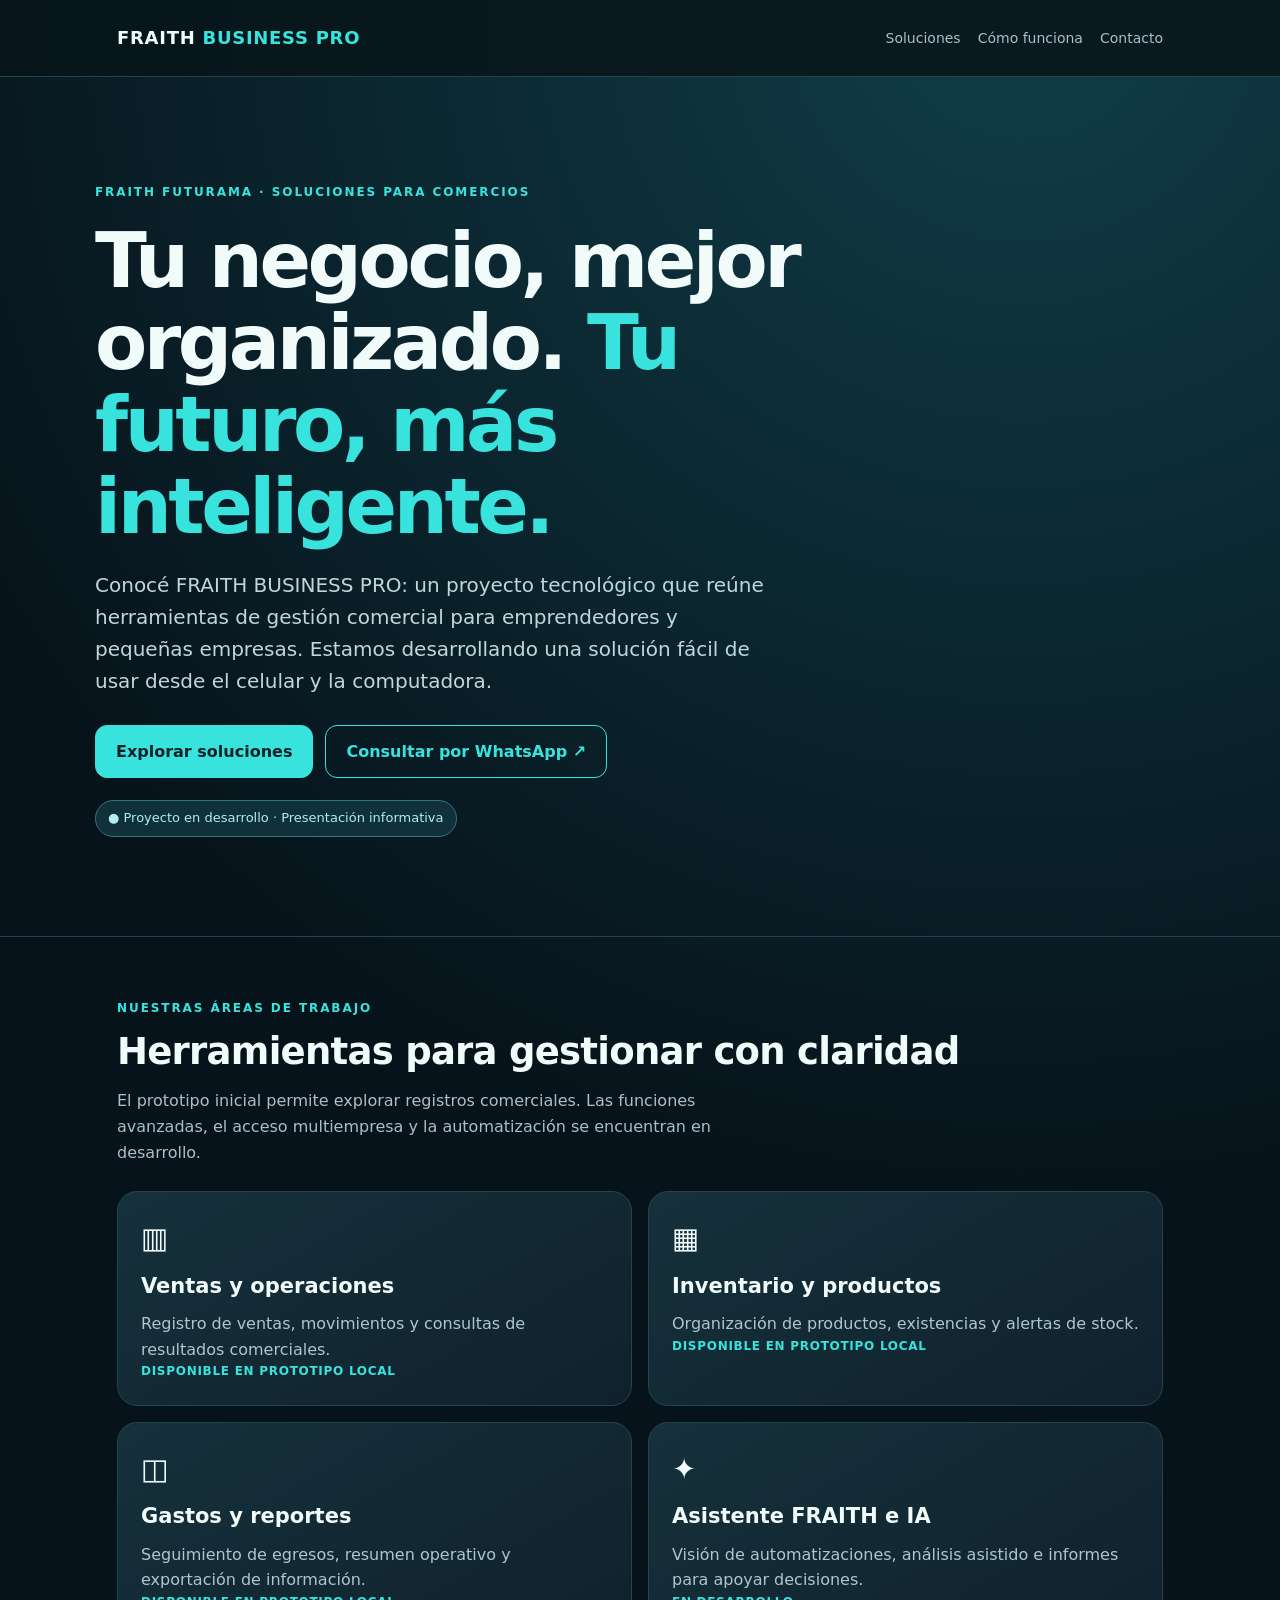
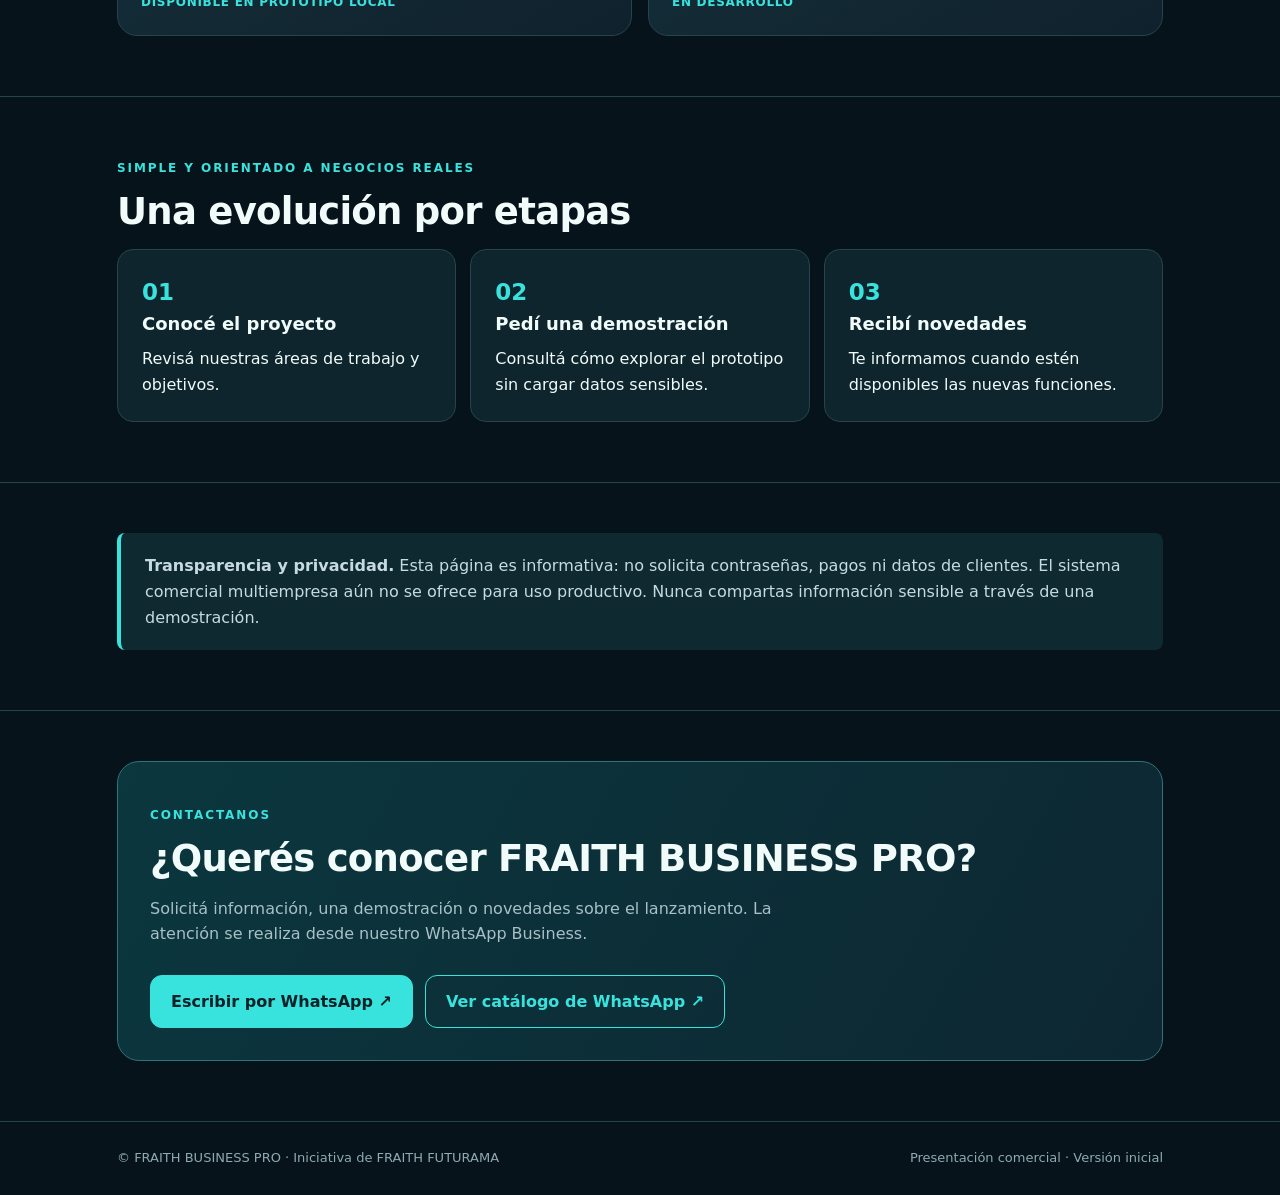
<file: fraith-business-pro/index.html>
<!doctype html>
<html lang="es">
<head>
<meta charset="utf-8">
<meta name="viewport" content="width=device-width,initial-scale=1">
<meta name="theme-color" content="#07151c">
<meta name="description" content="Conocé FRAITH BUSINESS PRO, una plataforma de gestión comercial en desarrollo con ventas, inventario, gastos y herramientas de IA previstas.">
<meta property="og:title" content="FRAITH BUSINESS PRO | Tecnología inteligente para tu negocio">
<meta property="og:description" content="Explorá nuestros servicios, el prototipo comercial y las próximas herramientas. Contacto y novedades por WhatsApp.">
<meta property="og:type" content="website">
<meta name="robots" content="index, follow">
<title>FRAITH BUSINESS PRO | Catálogo y servicios</title>
<style>
:root{color-scheme:dark;--bg:#07131b;--panel:#102630;--edge:#25444d;--mint:#39e3dd;--txt:#f0fbfa;--muted:#a8c0c6}*{box-sizing:border-box}html{scroll-behavior:smooth}body{margin:0;background:radial-gradient(circle at 80% 0,#103e49 0,transparent 40%),var(--bg);color:var(--txt);font-family:system-ui,-apple-system,Segoe UI,Roboto,Arial,sans-serif;line-height:1.6}a{color:inherit}.container{max-width:1090px;padding:0 22px;margin:auto}.top{border-bottom:1px solid var(--edge);background:#07151add}.top .container{display:flex;gap:16px;align-items:center;justify-content:space-between;min-height:76px}.brand{font-size:18px;font-weight:850;letter-spacing:.04em;text-decoration:none}.brand span{color:var(--mint)}.tag{color:var(--mint);font-size:12px;text-transform:uppercase;letter-spacing:.16em;font-weight:700}.menu{display:flex;flex-wrap:wrap;gap:17px;font-size:14px}.menu a{text-decoration:none;color:var(--muted)}.menu a:hover,.menu a:focus-visible{color:var(--mint)}.hero{padding:94px 0 86px}.hero h1{font-size:clamp(38px,7vw,76px);max-width:850px;letter-spacing:-.045em;line-height:1.08;margin:18px 0}.hero h1 em{color:var(--mint);font-style:normal}.lede{color:#c0d7da;max-width:680px;font-size:clamp(17px,2vw,20px)}.actions{display:flex;gap:12px;flex-wrap:wrap;margin-top:28px}.btn{display:inline-block;padding:13px 20px;border-radius:12px;text-decoration:none;font-weight:750;border:1px solid var(--mint);background:var(--mint);color:#092127}.btn.outline{background:transparent;color:var(--mint)}.btn:hover,.btn:focus-visible{filter:brightness(1.15)}.status{background:#10303a;border:1px solid #327681;display:inline-block;padding:7px 12px;border-radius:999px;font-size:13px;color:#b2eef0;margin-top:22px}.section{padding:50px 0 60px;border-top:1px solid var(--edge)}h2{font-size:clamp(26px,4vw,37px);line-height:1.2;margin:9px 0 14px;letter-spacing:-.02em}.sub{color:var(--muted);max-width:660px;margin:0 0 26px}.cards{display:grid;grid-template-columns:repeat(2,minmax(0,1fr));gap:16px}.card{background:linear-gradient(150deg,#15313b,#10212d);border:1px solid var(--edge);border-radius:20px;padding:23px;min-height:180px}.card h3{font-size:21px;margin:8px 0}.card p{margin:0;color:#adc7cc}.symbol{font-size:29px}.meta{color:var(--mint);font-size:12px;letter-spacing:.06em;font-weight:800;text-transform:uppercase}.steps{display:grid;grid-template-columns:repeat(3,1fr);gap:14px}.step{background:#0e252e;border:1px solid var(--edge);padding:24px;border-radius:16px}.step strong{display:block;font-size:18px;margin-bottom:7px}.step span{color:var(--mint);font-size:23px;font-weight:800}.notice{border-left:4px solid var(--mint);background:#0f2931;padding:20px 24px;border-radius:8px;color:#c5dbdf}.contact{background:linear-gradient(120deg,#0b373e,#0d2732);border:1px solid #32727b;border-radius:22px;padding:32px}.footer{padding:26px 0;color:#8faab1;font-size:13px;border-top:1px solid var(--edge)}.footer .container{display:flex;justify-content:space-between;flex-wrap:wrap;gap:10px}@media(max-width:660px){.menu{display:none}.hero{padding:62px 0}.cards,.steps{grid-template-columns:1fr}.contact{padding:23px}.top .container{min-height:65px}}
</style>
</head>
<body>
<header class="top"><div class="container"><a href="#inicio" class="brand">FRAITH <span>BUSINESS PRO</span></a><nav class="menu" aria-label="Navegación"><a href="#soluciones">Soluciones</a><a href="#como-funciona">Cómo funciona</a><a href="#contacto">Contacto</a></nav></div></header>
<main id="inicio">
<section class="hero container"><p class="tag">FRAITH FUTURAMA · Soluciones para comercios</p><h1>Tu negocio, mejor organizado. <em>Tu futuro, más inteligente.</em></h1><p class="lede">Conocé FRAITH BUSINESS PRO: un proyecto tecnológico que reúne herramientas de gestión comercial para emprendedores y pequeñas empresas. Estamos desarrollando una solución fácil de usar desde el celular y la computadora.</p><div class="actions"><a class="btn" href="#soluciones">Explorar soluciones</a><a class="btn outline" href="https://wa.me/5493417514542?text=Hola%2C%20quiero%20conocer%20FRAITH%20BUSINESS%20PRO%20y%20su%20demostraci%C3%B3n." target="_blank" rel="noopener noreferrer">Consultar por WhatsApp ↗</a></div><p class="status">● Proyecto en desarrollo · Presentación informativa</p></section>
<section class="section" id="soluciones"><div class="container"><p class="tag">Nuestras áreas de trabajo</p><h2>Herramientas para gestionar con claridad</h2><p class="sub">El prototipo inicial permite explorar registros comerciales. Las funciones avanzadas, el acceso multiempresa y la automatización se encuentran en desarrollo.</p>
<div class="cards">
<article class="card"><div class="symbol" aria-hidden="true">▥</div><h3>Ventas y operaciones</h3><p>Registro de ventas, movimientos y consultas de resultados comerciales.</p><div class="meta">Disponible en prototipo local</div></article>
<article class="card"><div class="symbol" aria-hidden="true">▦</div><h3>Inventario y productos</h3><p>Organización de productos, existencias y alertas de stock.</p><div class="meta">Disponible en prototipo local</div></article>
<article class="card"><div class="symbol" aria-hidden="true">◫</div><h3>Gastos y reportes</h3><p>Seguimiento de egresos, resumen operativo y exportación de información.</p><div class="meta">Disponible en prototipo local</div></article>
<article class="card"><div class="symbol" aria-hidden="true">✦</div><h3>Asistente FRAITH e IA</h3><p>Visión de automatizaciones, análisis asistido e informes para apoyar decisiones.</p><div class="meta">En desarrollo</div></article>
</div></div></section>
<section class="section" id="como-funciona"><div class="container"><p class="tag">Simple y orientado a negocios reales</p><h2>Una evolución por etapas</h2><div class="steps"><div class="step"><span>01</span><strong>Conocé el proyecto</strong>Revisá nuestras áreas de trabajo y objetivos.</div><div class="step"><span>02</span><strong>Pedí una demostración</strong>Consultá cómo explorar el prototipo sin cargar datos sensibles.</div><div class="step"><span>03</span><strong>Recibí novedades</strong>Te informamos cuando estén disponibles las nuevas funciones.</div></div></div></section>
<section class="section"><div class="container"><div class="notice"><strong>Transparencia y privacidad.</strong> Esta página es informativa: no solicita contraseñas, pagos ni datos de clientes. El sistema comercial multiempresa aún no se ofrece para uso productivo. Nunca compartas información sensible a través de una demostración.</div></div></section>
<section class="section" id="contacto"><div class="container"><div class="contact"><p class="tag">Contactanos</p><h2>¿Querés conocer FRAITH BUSINESS PRO?</h2><p class="sub">Solicitá información, una demostración o novedades sobre el lanzamiento. La atención se realiza desde nuestro WhatsApp Business.</p><div class="actions"><a class="btn" href="https://wa.me/5493417514542?text=Hola%2C%20me%20interesa%20FRAITH%20BUSINESS%20PRO.%20Quiero%20m%C3%A1s%20informaci%C3%B3n." target="_blank" rel="noopener noreferrer">Escribir por WhatsApp ↗</a><a class="btn outline" href="https://wa.me/c/5493417514542" target="_blank" rel="noopener noreferrer">Ver catálogo de WhatsApp ↗</a></div></div></div></section>
</main><footer class="footer"><div class="container"><span>© FRAITH BUSINESS PRO · Iniciativa de FRAITH FUTURAMA</span><span>Presentación comercial · Versión inicial</span></div></footer>
</body></html>
</file>
